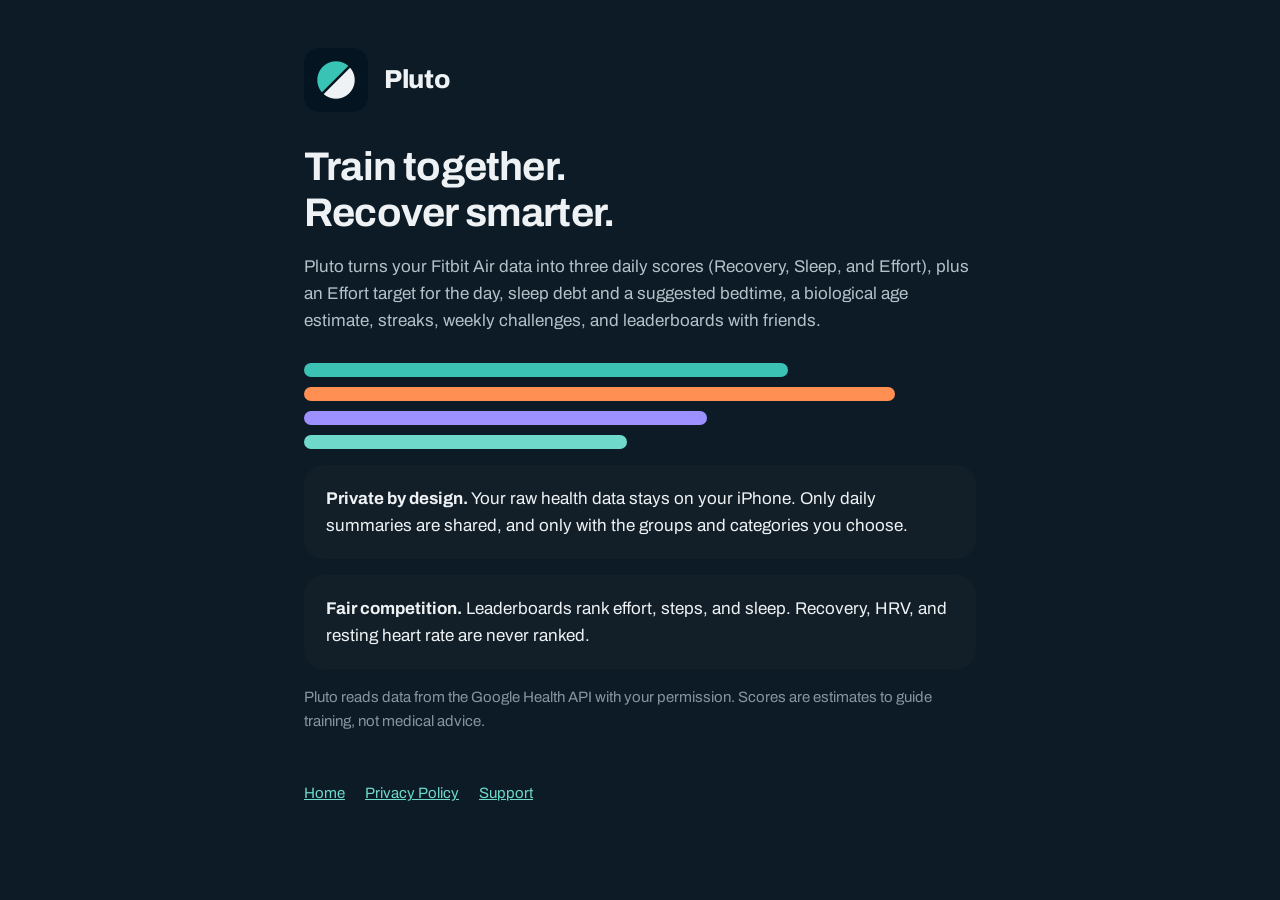
<file: site/index.html>
<!doctype html><html lang="en"><head><meta charset="utf-8"><meta name="viewport" content="width=device-width,initial-scale=1">
<title>Pluto: Recovery, Sleep &amp; Effort with friends</title><meta name="description" content="Daily Recovery, Sleep, and Effort scores from your Fitbit Air, with streaks, challenges, and leaderboards for you and your friends."><link rel="preconnect" href="https://fonts.googleapis.com"><link href="https://fonts.googleapis.com/css2?family=Archivo:wdth,wght@62..125,400..700&display=swap" rel="stylesheet"><link rel="stylesheet" href="style.css"><link rel="icon" href="icon.png"></head>
<body><main><header><img src="icon.png" alt=""><a href="index.html">Pluto</a></header>
<h1>Train together.<br>Recover smarter.</h1>
<p>Pluto turns your Fitbit Air data into three daily scores (Recovery, Sleep, and Effort), plus an Effort target for the day, sleep debt and a suggested bedtime, a biological age estimate, streaks, weekly challenges, and leaderboards with friends.</p>
<div class="lines"><span style="width:72%;background:var(--go)"></span><span style="width:88%;background:var(--effort)"></span><span style="width:60%;background:var(--sleep)"></span><span style="width:48%;background:var(--amber)"></span></div>
<div class="card"><strong>Private by design.</strong> Your raw health data stays on your iPhone. Only daily summaries are shared, and only with the groups and categories you choose.</div>
<div class="card"><strong>Fair competition.</strong> Leaderboards rank effort, steps, and sleep. Recovery, HRV, and resting heart rate are never ranked.</div>
<p class="muted">Pluto reads data from the Google Health API with your permission. Scores are estimates to guide training, not medical advice.</p>
<nav><a href="index.html">Home</a><a href="privacy.html">Privacy Policy</a><a href="support.html">Support</a></nav></main></body></html>
</file>
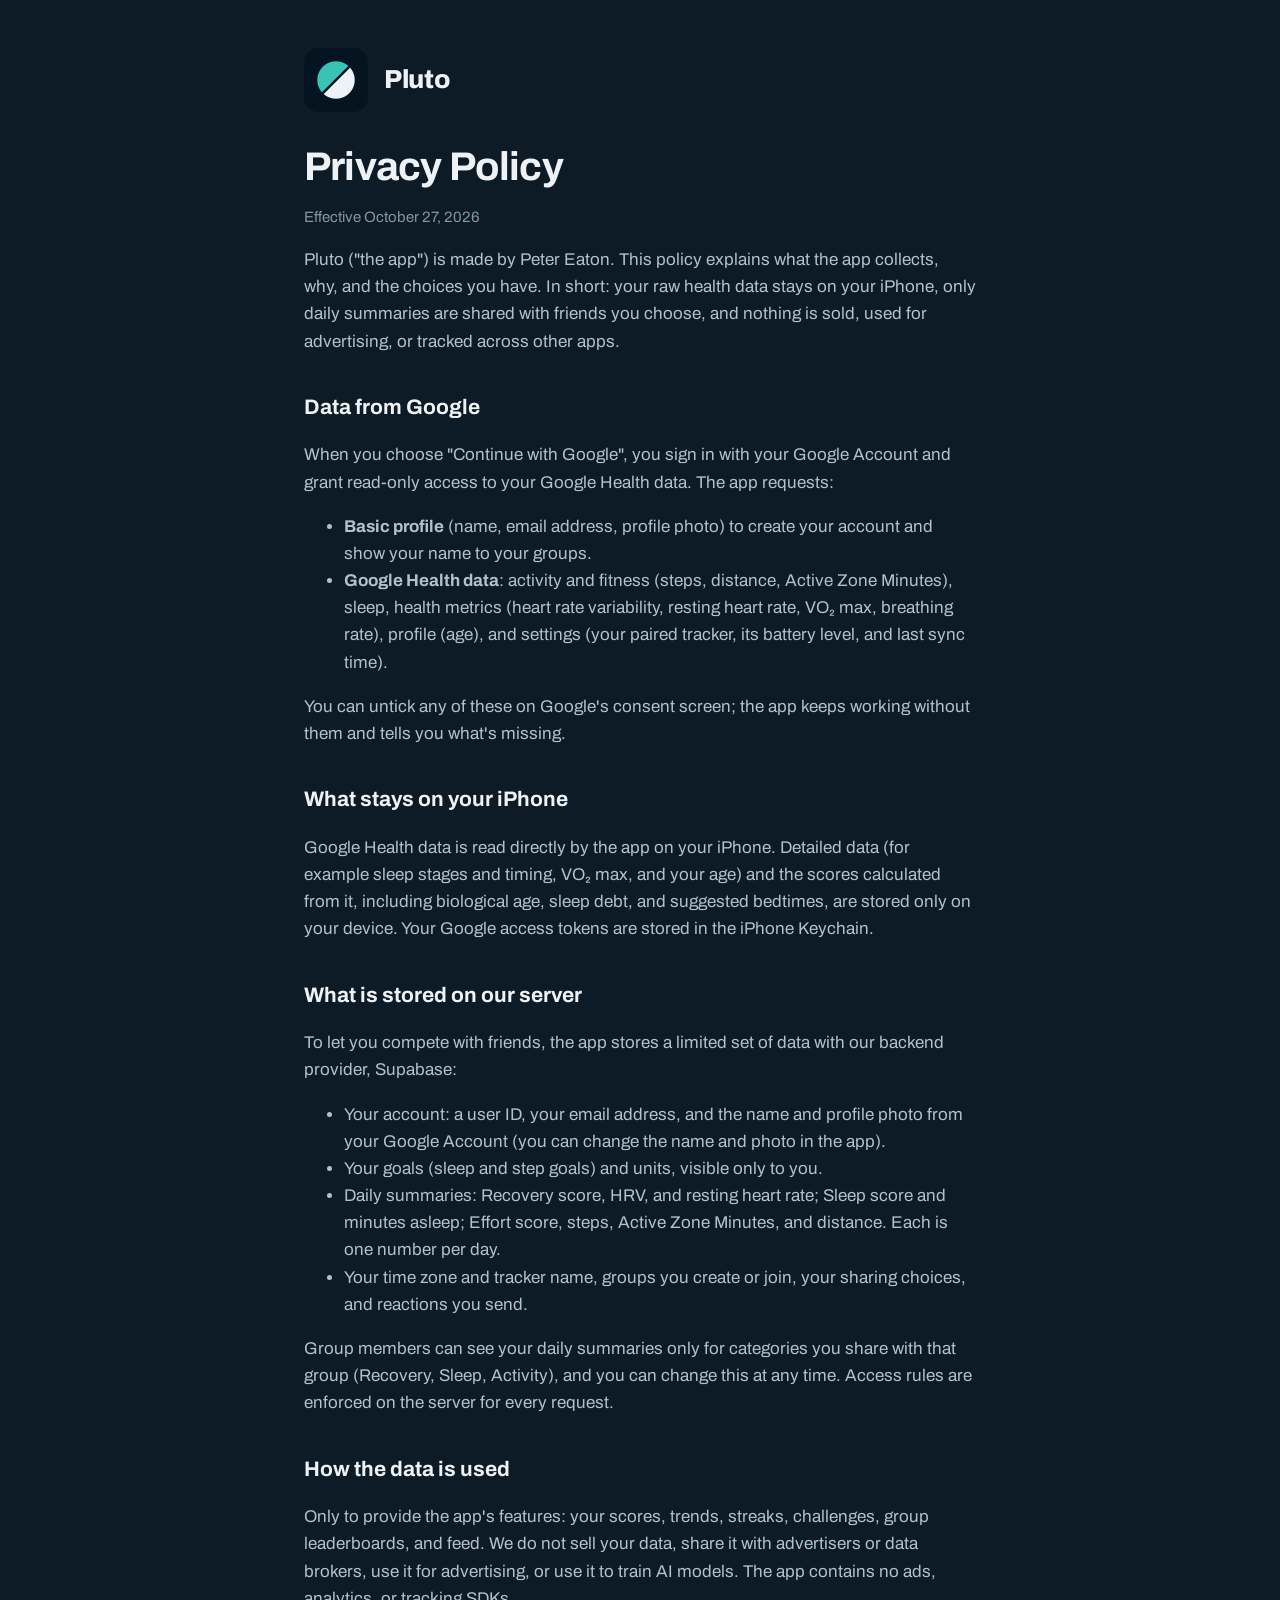
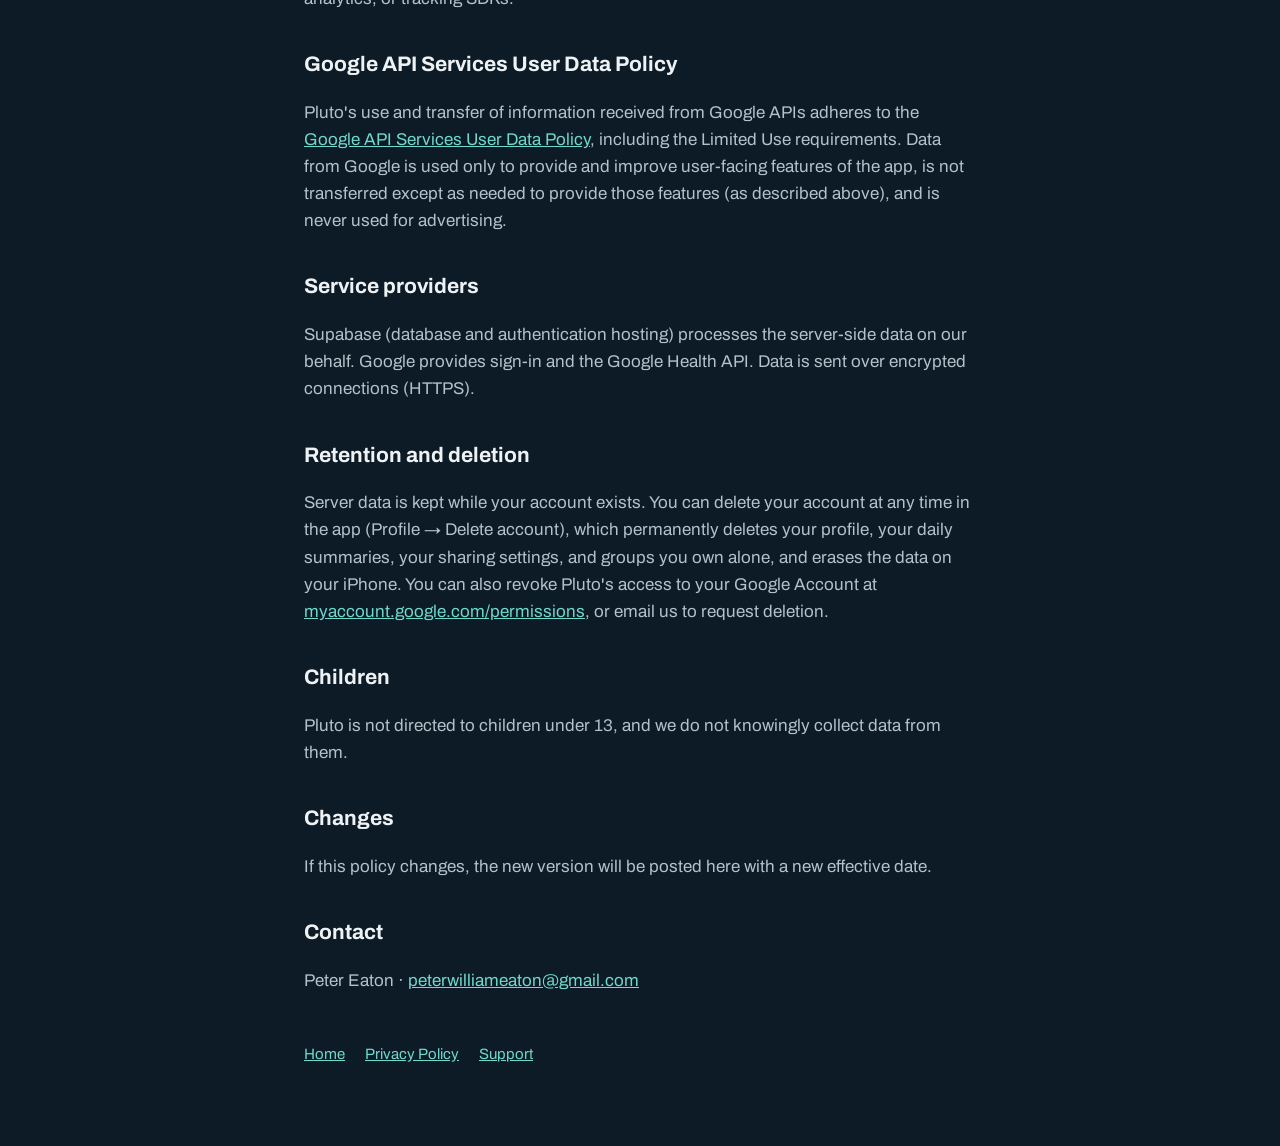
<file: site/privacy.html>
<!doctype html><html lang="en"><head><meta charset="utf-8"><meta name="viewport" content="width=device-width,initial-scale=1">
<title>Pluto Privacy Policy</title><link rel="preconnect" href="https://fonts.googleapis.com"><link href="https://fonts.googleapis.com/css2?family=Archivo:wdth,wght@62..125,400..700&display=swap" rel="stylesheet"><link rel="stylesheet" href="style.css"><link rel="icon" href="icon.png"></head>
<body><main><header><img src="icon.png" alt=""><a href="index.html">Pluto</a></header>
<h1>Privacy Policy</h1>
<p class="muted">Effective October 27, 2026</p>
<p>Pluto ("the app") is made by Peter Eaton. This policy explains what the app collects, why, and the choices you have. In short: your raw health data stays on your iPhone, only daily summaries are shared with friends you choose, and nothing is sold, used for advertising, or tracked across other apps.</p>

<h2>Data from Google</h2>
<p>When you choose "Continue with Google", you sign in with your Google Account and grant read-only access to your Google Health data. The app requests:</p>
<ul>
<li><strong>Basic profile</strong> (name, email address, profile photo) to create your account and show your name to your groups.</li>
<li><strong>Google Health data</strong>: activity and fitness (steps, distance, Active Zone Minutes), sleep, health metrics (heart rate variability, resting heart rate, VO&#8322; max, breathing rate), profile (age), and settings (your paired tracker, its battery level, and last sync time).</li>
</ul>
<p>You can untick any of these on Google's consent screen; the app keeps working without them and tells you what's missing.</p>

<h2>What stays on your iPhone</h2>
<p>Google Health data is read directly by the app on your iPhone. Detailed data (for example sleep stages and timing, VO&#8322; max, and your age) and the scores calculated from it, including biological age, sleep debt, and suggested bedtimes, are stored only on your device. Your Google access tokens are stored in the iPhone Keychain.</p>

<h2>What is stored on our server</h2>
<p>To let you compete with friends, the app stores a limited set of data with our backend provider, Supabase:</p>
<ul>
<li>Your account: a user ID, your email address, and the name and profile photo from your Google Account (you can change the name and photo in the app).</li>
<li>Your goals (sleep and step goals) and units, visible only to you.</li>
<li>Daily summaries: Recovery score, HRV, and resting heart rate; Sleep score and minutes asleep; Effort score, steps, Active Zone Minutes, and distance. Each is one number per day.</li>
<li>Your time zone and tracker name, groups you create or join, your sharing choices, and reactions you send.</li>
</ul>
<p>Group members can see your daily summaries only for categories you share with that group (Recovery, Sleep, Activity), and you can change this at any time. Access rules are enforced on the server for every request.</p>

<h2>How the data is used</h2>
<p>Only to provide the app's features: your scores, trends, streaks, challenges, group leaderboards, and feed. We do not sell your data, share it with advertisers or data brokers, use it for advertising, or use it to train AI models. The app contains no ads, analytics, or tracking SDKs.</p>

<h2>Google API Services User Data Policy</h2>
<p>Pluto's use and transfer of information received from Google APIs adheres to the <a href="https://developers.google.com/terms/api-services-user-data-policy">Google API Services User Data Policy</a>, including the Limited Use requirements. Data from Google is used only to provide and improve user-facing features of the app, is not transferred except as needed to provide those features (as described above), and is never used for advertising.</p>

<h2>Service providers</h2>
<p>Supabase (database and authentication hosting) processes the server-side data on our behalf. Google provides sign-in and the Google Health API. Data is sent over encrypted connections (HTTPS).</p>

<h2>Retention and deletion</h2>
<p>Server data is kept while your account exists. You can delete your account at any time in the app (Profile &rarr; Delete account), which permanently deletes your profile, your daily summaries, your sharing settings, and groups you own alone, and erases the data on your iPhone. You can also revoke Pluto's access to your Google Account at <a href="https://myaccount.google.com/permissions">myaccount.google.com/permissions</a>, or email us to request deletion.</p>

<h2>Children</h2>
<p>Pluto is not directed to children under 13, and we do not knowingly collect data from them.</p>

<h2>Changes</h2>
<p>If this policy changes, the new version will be posted here with a new effective date.</p>

<h2>Contact</h2>
<p>Peter Eaton &middot; <a href="mailto:peterwilliameaton@gmail.com">peterwilliameaton@gmail.com</a></p>
<nav><a href="index.html">Home</a><a href="privacy.html">Privacy Policy</a><a href="support.html">Support</a></nav></main></body></html>
</file>
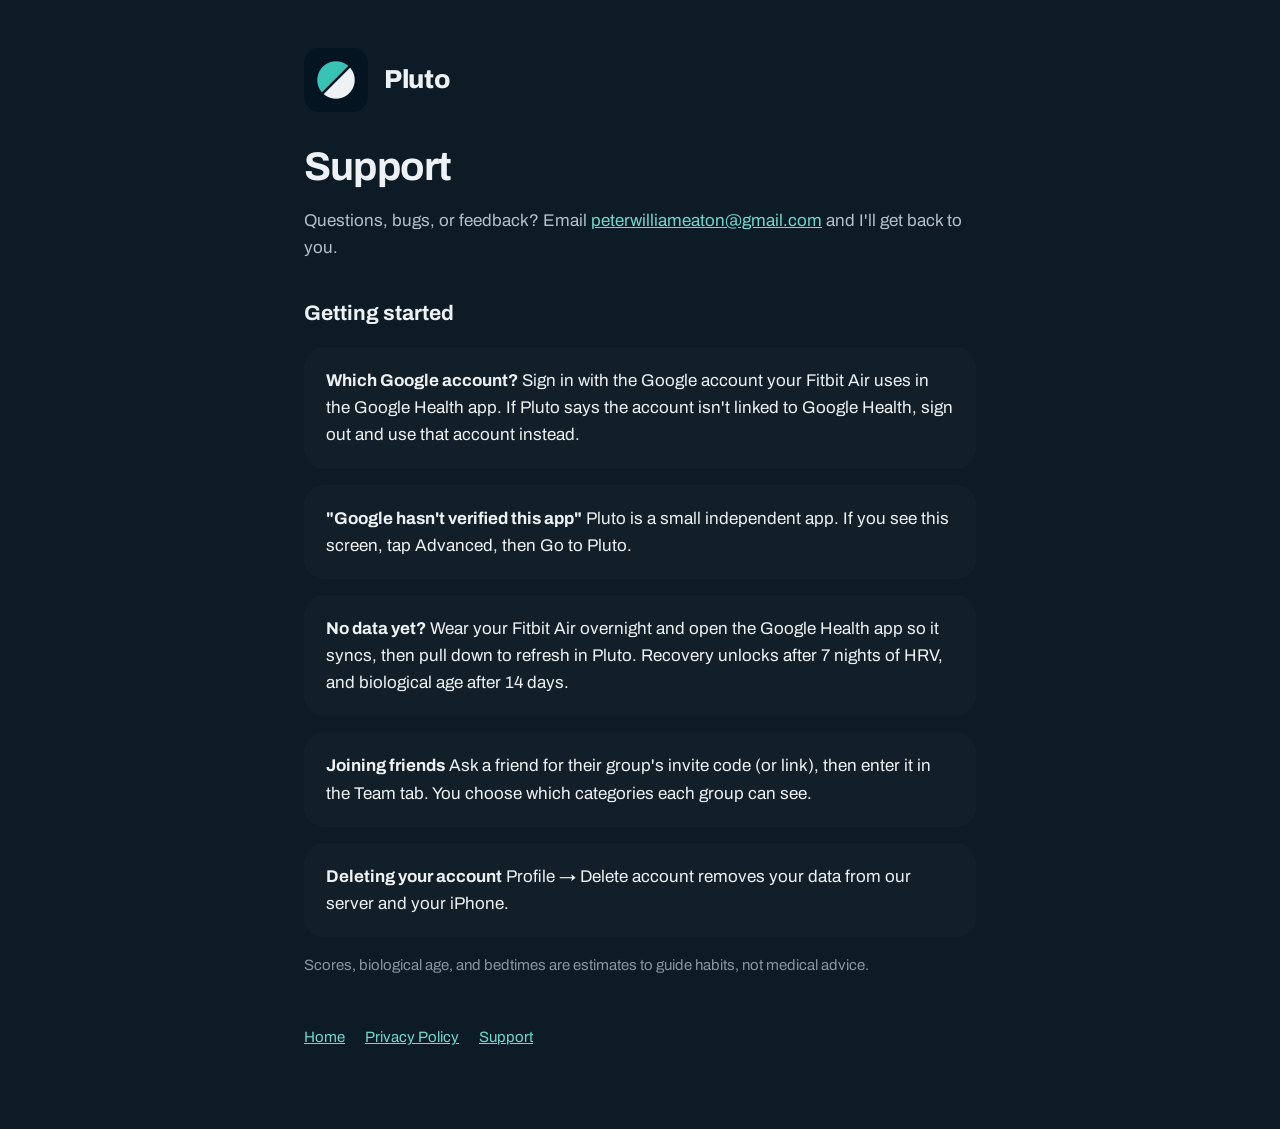
<file: site/support.html>
<!doctype html><html lang="en"><head><meta charset="utf-8"><meta name="viewport" content="width=device-width,initial-scale=1">
<title>Pluto Support</title><link rel="preconnect" href="https://fonts.googleapis.com"><link href="https://fonts.googleapis.com/css2?family=Archivo:wdth,wght@62..125,400..700&display=swap" rel="stylesheet"><link rel="stylesheet" href="style.css"><link rel="icon" href="icon.png"></head>
<body><main><header><img src="icon.png" alt=""><a href="index.html">Pluto</a></header>
<h1>Support</h1>
<p>Questions, bugs, or feedback? Email <a href="mailto:peterwilliameaton@gmail.com">peterwilliameaton@gmail.com</a> and I'll get back to you.</p>
<h2>Getting started</h2>
<div class="card"><strong>Which Google account?</strong> Sign in with the Google account your Fitbit Air uses in the Google Health app. If Pluto says the account isn't linked to Google Health, sign out and use that account instead.</div>
<div class="card"><strong>"Google hasn't verified this app"</strong> Pluto is a small independent app. If you see this screen, tap Advanced, then Go to Pluto.</div>
<div class="card"><strong>No data yet?</strong> Wear your Fitbit Air overnight and open the Google Health app so it syncs, then pull down to refresh in Pluto. Recovery unlocks after 7 nights of HRV, and biological age after 14 days.</div>
<div class="card"><strong>Joining friends</strong> Ask a friend for their group's invite code (or link), then enter it in the Team tab. You choose which categories each group can see.</div>
<div class="card"><strong>Deleting your account</strong> Profile &rarr; Delete account removes your data from our server and your iPhone.</div>
<p class="muted">Scores, biological age, and bedtimes are estimates to guide habits, not medical advice.</p>
<nav><a href="index.html">Home</a><a href="privacy.html">Privacy Policy</a><a href="support.html">Support</a></nav></main></body></html>
</file>
<file: site/style.css>
:root { --bg:#0C1B26; --surface:#131F28; --text:#EEF2F4; --muted:#8696A1; --go:#3CC2B4; --sleep:#9D91FF; --effort:#FF8F52; --amber:#6FD9CC; }
* { box-sizing:border-box; }
body { margin:0; background:var(--bg); color:var(--text); font:17px/1.6 "Archivo", -apple-system, BlinkMacSystemFont, "Segoe UI", Roboto, sans-serif; }
main { max-width:720px; margin:0 auto; padding:48px 24px 80px; }
header { display:flex; align-items:center; gap:16px; margin-bottom:32px; }
header img { width:64px; height:64px; border-radius:15px; }
header a { color:var(--text); text-decoration:none; font-weight:800; font-size:26px; letter-spacing:-0.3px; }
h1 { font-size:40px; line-height:1.15; letter-spacing:-0.8px; margin:0 0 12px; }
h2 { font-size:21px; margin:36px 0 8px; }
p, li { color:#B4C1C9; }
a { color:#6FD9CC; }
.muted { color:var(--muted); font-size:15px; }
.card { background:var(--surface); border-radius:20px; padding:20px 22px; margin:16px 0; }
.lines { display:grid; gap:10px; margin:28px 0 8px; }
.lines span { display:block; height:14px; border-radius:7px; }
nav { margin-top:48px; display:flex; gap:20px; flex-wrap:wrap; font-size:15px; }
</file>
